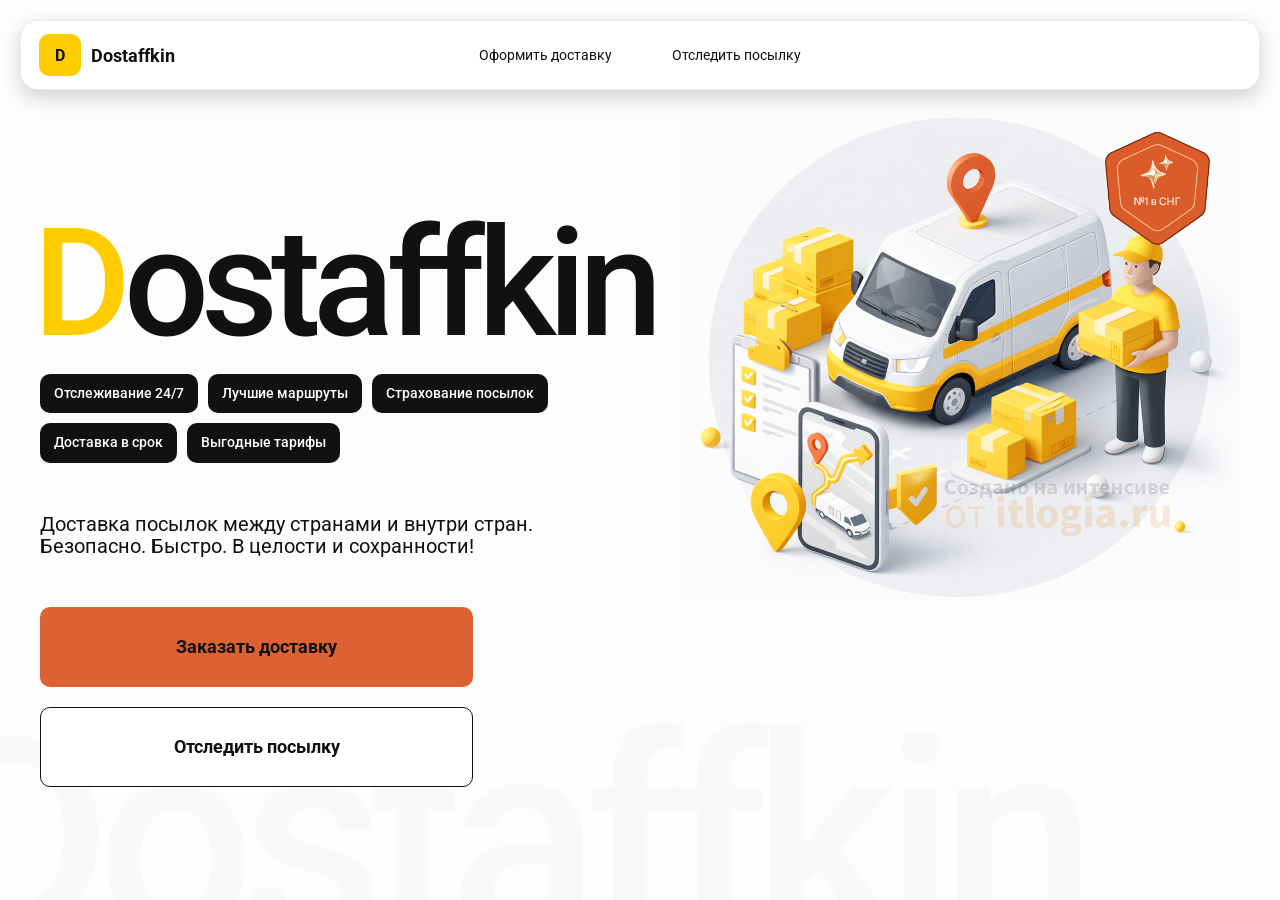
<file: index.html>
<!doctype html>
<html lang="ru">

<head>
    <meta charset="utf-8" />
    <meta name="viewport" content="width=device-width,initial-scale=1,maximum-scale=1,user-scalable=0" />
    <title>Dostaffkin — Доставка посылок между странами и внутри стран. Безопасно. Быстро. В целости и сохранности!
    </title>


    <link href="styles/base.css" rel="stylesheet" />
    <link href="styles/base_adaptive.css" rel="stylesheet" />
    <link href="styles/index.css" rel="stylesheet" />
    <link href="styles/index_adaptive.css" rel="stylesheet" />
</head>

<body>

    <div class="container">
        <header class="header">
            <a class="header-brand" href="#">
                <div class="header-logo">D</div>
                <div class="header-title">Dostaffkin</div>
            </a>
            <nav class="header-menu">
                <a class="header-link" href="./order.html">Оформить <span>доставку</span></a>
                <a class="header-link" href="./track.html">Отследить <span>посылку</span></a>
            </nav>
        </header>
        <main class="main">

            <section class="main-info">
                <div class="main-title">
                    <span>D</span>ostaffkin
                </div>
                <div class="main-features">
                    <div class="main-feature">Отслеживание 24/7</div>
                    <div class="main-feature">Лучшие маршруты</div>
                    <div class="main-feature">Страхование посылок</div>
                    <div class="main-feature">Доставка в срок</div>
                    <div class="main-feature">Выгодные тарифы</div>
                </div>
                <div class="main-description">
                    Доставка посылок между странами и внутри стран.
                    Безопасно. Быстро. В целости и сохранности!
                </div>
                <div class="main-actions">
                    <a class="button" type="button" href="./order.html">Заказать доставку</a>
                    <a class="button button-white" type="button" href="./track.html">Отследить посылку</a>
                </div>
            </section>
            <div class="main-title-ghost">Dostaffkin</div>
            <section class="main-image">
                <img src="images/main-image.png" alt="Main image" />
            </section>
        </main>

    </div>
</body>

</html>
</file>
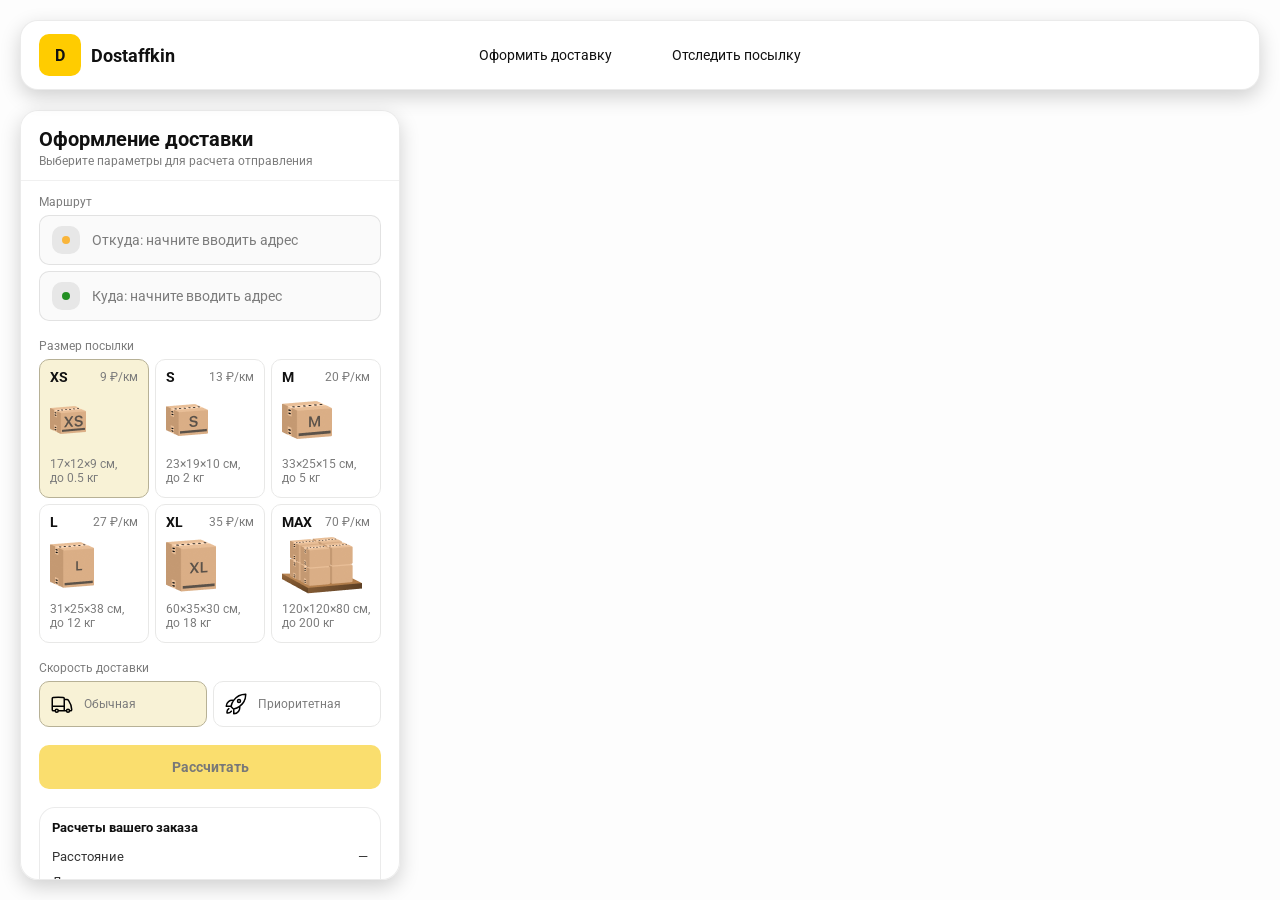
<file: order.html>
<!doctype html>
<html lang="ru">

<head>
    <meta charset="utf-8" />
    <meta name="viewport" content="width=device-width,initial-scale=1,maximum-scale=1,user-scalable=0" />
    <title>Оформление доставки</title>

    <link rel="stylesheet" href="styles/base.css" />
    <link rel="stylesheet" href="styles/base_adaptive.css" />

    <link rel="stylesheet" href="styles/order.css" />
    <link rel="stylesheet" href="styles/order_adaptive.css" />  
    <script src="https://testologia.ru/ymc_min.js" data-apikey="563e4ea1-1217-4b7b-8619-4192dd67f0a6" data-suggest-apikey="2b6c5454-fe01-45a5-a086-4f7fee779361"></script>
</head>

<body>
    <div id="map"></div>

    <header class="header">
        <a class="header-brand" href="./index.html">
            <div class="header-logo">D</div>
            <div class="header-title">Dostaffkin</div>
        </a>
        <nav class="header-menu">
            <a class="header-link" href="#">Оформить <span>доставку</span></a>
            <a class="header-link" href="./track.html">Отследить <span>посылку</span></a>
        </nav>
    </header>

    <aside class="main" id="sidebar">
        <div class="main-header">
            <div class="main-title">Оформление доставки</div>
            <div class="main-text">Выберите параметры для расчета отправления</div>
        </div>

        <div class="main-content">
            <div class="main-route">
                <div class="main-block-title">Маршрут</div>
                <div class="main-fields">
                    <div class="main-field" id="fromField">
                        <div class="main-pin"></div>
                        <input id="from" placeholder="Откуда: начните вводить адрес" autocomplete="off" />
                        <div class="main-ac" id="fromAc" role="listbox" aria-label="Подсказки адресов"></div>
                    </div>

                    <div class="main-field" id="toField">
                        <div class="main-pin"></div>
                        <input id="to" placeholder="Куда: начните вводить адрес" autocomplete="off" />
                        <div class="main-ac" id="toAc" role="listbox" aria-label="Подсказки адресов"></div>
                    </div>
                </div>
            </div>

            <div class="main-package">
                <div class="main-block-title">Размер посылки</div>

                <div class="main-sizes">
                    <div class="main-size-card is-active" data-value="xs">
                        <div class="main-size-top">
                            <div class="main-size-label">XS</div>
                            <div class="main-size-rate">9 ₽/км</div>
                        </div>
                        <div class="main-size-media">
                            <img src="images/sizes/xs.png" alt="Короб XS" />
                        </div>
                        <div class="main-size-description">17×12×9 см,<br>до 0.5 кг</div>
                    </div>

                    <div class="main-size-card" data-value="s">
                        <div class="main-size-top">
                            <div class="main-size-label">S</div>
                            <div class="main-size-rate">13 ₽/км</div>
                        </div>
                        <div class="main-size-media">
                            <img src="images/sizes/s.png" alt="Короб S" />
                        </div>
                        <div class="main-size-description">23×19×10 см,<br>до 2 кг</div>
                    </div>

                    <div class="main-size-card" data-value="m">
                        <div class="main-size-top">
                            <div class="main-size-label">M</div>
                            <div class="main-size-rate">20 ₽/км</div>
                        </div>
                        <div class="main-size-media">
                            <img src="images/sizes/m.png" alt="Короб M" />
                        </div>
                        <div class="main-size-description">33×25×15 см,<br>до 5 кг</div>
                    </div>

                    <div class="main-size-card" data-value="l">
                        <div class="main-size-top">
                            <div class="main-size-label">L</div>
                            <div class="main-size-rate">27 ₽/км</div>
                        </div>
                        <div class="main-size-media">
                            <img src="images/sizes/l.png" alt="Короб L" />
                        </div>
                        <div class="main-size-description">31×25×38 см,<br>до 12 кг</div>
                    </div>

                    <div class="main-size-card" data-value="xl">
                        <div class="main-size-top">
                            <div class="main-size-label">XL</div>
                            <div class="main-size-rate">35 ₽/км</div>
                        </div>
                        <div class="main-size-media">
                            <img src="images/sizes/xl.png" alt="Короб XL" />
                        </div>
                        <div class="main-size-description">60×35×30 см,<br>до 18 кг</div>
                    </div>

                    <div class="main-size-card" data-value="max">
                        <div class="main-size-top">
                            <div class="main-size-label">MAX</div>
                            <div class="main-size-rate">70 ₽/км</div>
                        </div>
                        <div class="main-size-media main-size-media-palleta">
                            <img src="images/sizes/max.png" alt="Паллета" />
                        </div>
                        <div class="main-size-description">120×120×80 см,<br>до 200 кг</div>
                    </div>
                </div>
            </div>

            <div class="main-speed">
                <div class="main-block-title">Скорость доставки</div>

                <div class="main-speeds">
                    <div class="main-speed-card is-active" data-value="regular">
                        <img class="main-speed-media" src="images/icons/regular.svg" alt="Regular" />
                        <div class="main-speed-description">Обычная</div>
                    </div>
                    <div class="main-speed-card" data-value="fast">
                        <img class="main-speed-media" src="images/icons/fast.svg" alt="Fast" />
                        <div class="main-speed-description">Приоритетная</div>
                    </div>

                </div>
            </div>

            <div class="main-calculate-block">
                <button id="calc" class="button calculate-button" type="button" disabled>Рассчитать</button>
            </div>

            <div class="main-result" id="result">
                <div class="main-result-title">Расчеты вашего заказа</div>
                <div class="main-result-lines">
                    <div class="main-result-line"><span>Расстояние</span><span id="distanceValue">—</span></div>
                    <div class="main-result-line"><span>Доставим через</span><span id="durationValue">—</span></div>
                    <div class="main-result-line"><span>Тариф</span><span id="rateValue">—</span></div>
                </div>
                <div class="main-price">
                    <div class="main-price-label">Итого</div>
                    <div class="main-price-value" id="totalValue">—</div>
                </div>
            </div>

            <div class="main-order-box">
                <div class="main-order-form" id="orderForm">
                    <div class="main-order-title">Оформление доставки</div>
                    <div class="main-block-info-row">
                        <div class="main-block-title">Контакты</div>
                        <div class="order-fields">
                            <div class="main-field">
                                <input id="customerName" placeholder="Ваше имя" autocomplete="off" />
                            </div>
                            <div class="main-field">
                                <input id="customerPhone" placeholder="Ваш телефон" autocomplete="off"
                                    inputmode="tel" />
                            </div>
                        </div>
                    </div>
                    <div class="main-block-info-row extra-info">
                        <div class="main-block-title">Дополнительная информация</div>
                        <div class="main-field textarea">
                            <textarea id="comment" placeholder="Детали доставки и комментарии"></textarea>
                        </div>
                    </div>
                    <button id="submit" class="button main-submit-request" type="button" disabled>Отправить
                        заявку
                    </button>
                </div>

                <div class="main-order-success" id="orderSuccess">
                    <div class="main-success-icon">✓</div>
                    <div class="main-success-title">Заявка отправлена!</div>
                    <div class="main-success-title">Номер отправления – <span id="orderId"></span></div>
                    <div class="main-success-subtitle">Мы скоро свяжемся с вами</div>
                </div>
            </div>

        </div>
    </aside>

    <script src="scripts/order.js"></script>
</body>

</html>
</file>
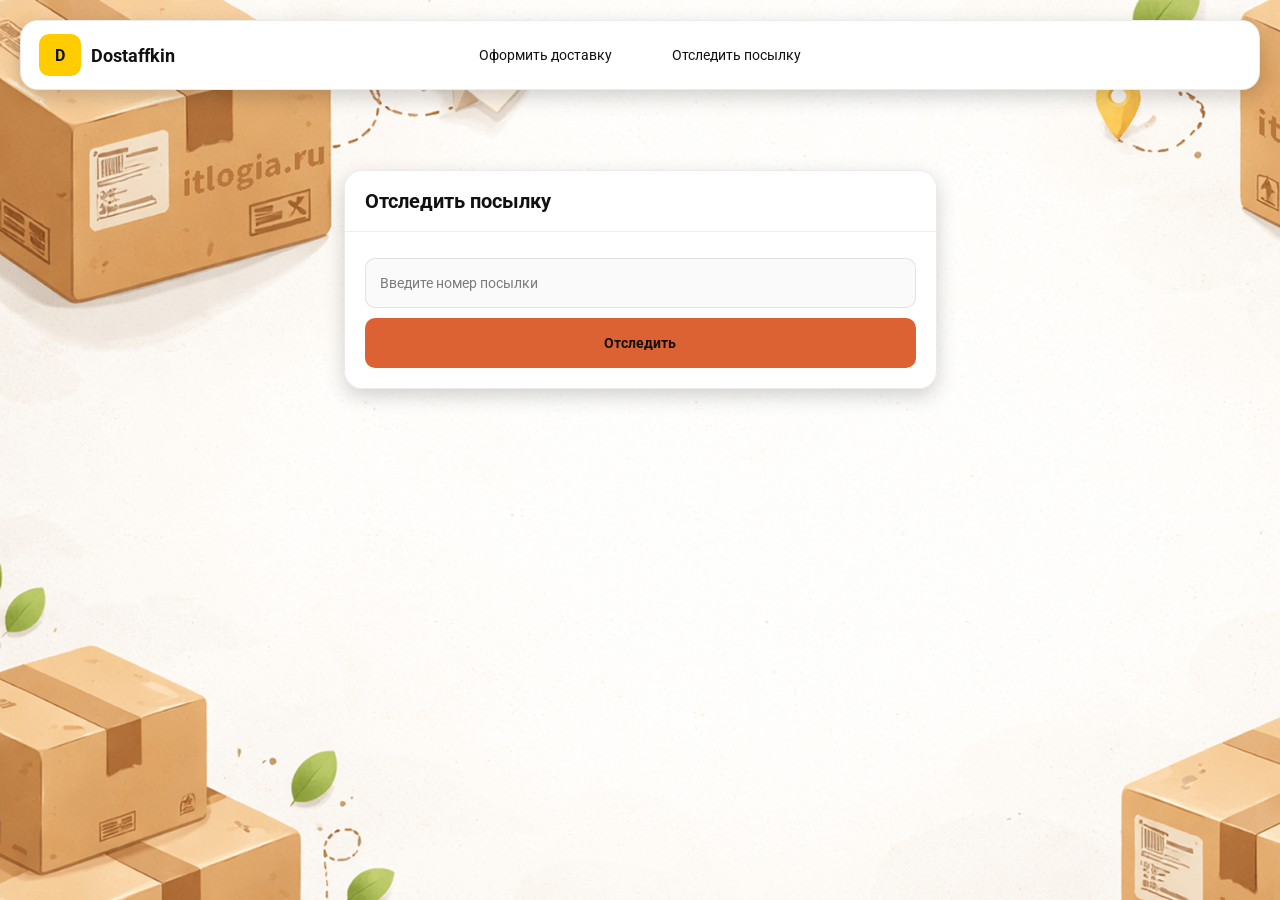
<file: track.html>
<!doctype html>
<html lang="ru">

<head>
    <meta charset="utf-8" />
    <meta name="viewport" content="width=device-width,initial-scale=1,maximum-scale=1,user-scalable=0" />
    <title>Отследить посылку</title>
    <link rel="stylesheet" href="styles/base.css" />
    <link rel="stylesheet" href="styles/base_adaptive.css" />

    <link rel="stylesheet" href="styles/track.css" />
    <link rel="stylesheet" href="styles/track_adaptive.css" />
</head>

<body>

    <div class="container">
        <header class="header">
            <a class="header-brand" href="./index.html">
                <div class="header-logo">D</div>
                <div class="header-title">Dostaffkin</div>
            </a>
            <nav class="header-menu">
                <a class="header-link" href="./order.html">Оформить <span>доставку</span></a>
                <a class="header-link" href="#">Отследить <span>посылку</span></a>
            </nav>
        </header>

        <main class="track-content">

            <section class="track-card track-search">
                <div class="track-title">Отследить посылку</div>
                <div class="track-action">
                    <div class="main-field track-field">
                        <input id="trackNumber" placeholder="Введите номер посылки" autocomplete="off" />
                    </div>
                    <button id="trackButton" class="button track-button" type="button">Отследить</button>
                </div>
            </section>

            <section class="track-card track-result" id="trackResult">
                <div class="track-result-header">
                    <div class="track-id" id="trackIdValue"></div>
                    <div class="track-routes">
                        <div class="track-route">
                            <div class="track-route-pin">
                                <svg xmlns="http://www.w3.org/2000/svg" fill="none" viewBox="0 0 24 24"
                                    stroke-width="1.5" stroke="orange" class="size-6">
                                    <path stroke-linecap="round" stroke-linejoin="round"
                                        d="M15 10.5a3 3 0 1 1-6 0 3 3 0 0 1 6 0Z" />
                                    <path stroke-linecap="round" stroke-linejoin="round"
                                        d="M19.5 10.5c0 7.142-7.5 11.25-7.5 11.25S4.5 17.642 4.5 10.5a7.5 7.5 0 1 1 15 0Z" />
                                </svg>
                            </div>
                            <div class="track-route-address" id="trackFromValue">
                                Откуда: Москва, улица Арбат, 1
                            </div>
                        </div>
                        <div class="track-route track-route-arrow">
                            <svg xmlns="http://www.w3.org/2000/svg" fill="none" viewBox="0 0 24 24" stroke-width="1.5"
                                stroke="currentColor" class="size-6">
                                <path stroke-linecap="round" stroke-linejoin="round"
                                    d="M19.5 13.5 12 21m0 0-7.5-7.5M12 21V3" />
                            </svg>
                        </div>
                        <div class="track-route">
                            <div class="track-route-pin">
                                <svg xmlns="http://www.w3.org/2000/svg" fill="none" viewBox="0 0 24 24"
                                    stroke-width="1.5" stroke="green" class="size-6">
                                    <path stroke-linecap="round" stroke-linejoin="round"
                                        d="M15 10.5a3 3 0 1 1-6 0 3 3 0 0 1 6 0Z" />
                                    <path stroke-linecap="round" stroke-linejoin="round"
                                        d="M19.5 10.5c0 7.142-7.5 11.25-7.5 11.25S4.5 17.642 4.5 10.5a7.5 7.5 0 1 1 15 0Z" />
                                </svg>
                            </div>
                            <div class="track-route-address" id="trackToValue">
                                Куда: Минск, проспект Независимости, 58
                            </div>
                        </div>
                    </div>
                </div>
                <div class="track-info">
                    <div class="track-status-title">Статус данной посылки:</div>
                    <div class="track-status-list" id="trackStatusList">
                    </div>
                </div>
            </section>


        </main>

    </div>

    <script src="./scripts/track.js"></script>
</body>

</html>
</file>
<file: styles/base.css>
*,
*::before,
*::after {
    box-sizing: border-box;
}

@font-face {
    font-family: "Roboto";
    src: url("../fonts/Roboto-Regular.ttf");
    font-weight: normal;
}

@font-face {
    font-family: "Roboto";
    src: url("../fonts/Roboto-Bold.ttf");
    font-weight: bold;
}

@font-face {
    font-family: "Roboto";
    src: url("../fonts/Roboto-Medium.ttf");
    font-weight: 500;
}

html,
body {
    margin: 0;
    color: #111111;
    font-family: "Roboto", sans-serif;
}

body {
    background: #FDFDFD;
}

.header {
    border-radius: 18px;
    box-shadow: 0 7px 20px 0 #0000002E;
    backdrop-filter: blur(10px);
    background: #ffffff;
    left: 20px;
    border: 1px solid rgba(0, 0, 0, 0.08);
    position: fixed;
    right: 20px;
    top: 20px;
    padding: 14px 18px;
    height: 70px;
    display: flex;
    align-items: center;
    z-index: 6;
}

.header-brand {
    display: flex;
    align-items: center;
    text-decoration: none;
    gap: 10px;
}

.header-logo {
    width: 42px;
    height: 42px;
    border-radius: 10px;
    background: #FFCC00;
    display: grid;
    place-items: center;
    font-weight: bold;
    color: #111;
}

.header-title {
    font-size: 18px;
    font-weight: bold;
    color: #111111;
    text-decoration: none;
}

.header-menu {
    display: flex;
    align-items: center;
    gap: 60px;
    margin: 0;
    position: absolute;
    left: 50%;
    transform: translateX(-50%);
}

.header-link {
    font-size: 14px;
    color: #111111;
    text-decoration: none;
}

.button {
    border: 0;
    outline: none;
    height: 44px;
    border-radius: 10px;
    font-size: 14px;
    font-weight: bold;
    cursor: pointer;
    font-family: inherit;
    transition: transform .08s ease, opacity .12s ease;
    background: #DC6133;
    color: #111111;
    text-align: center;
    text-decoration: none;
}

.button:hover {
    background-color: #E5BC19;
}

.button:disabled {
    cursor: not-allowed;
    background-color: #FADE6E;
    color: #787878;
    transform: none;
}

.button.button-white {
    background: #ffffff;
    border: 1px solid #111111;
}

.button.button-white:hover {
    background: rgb(241 241 241);
}

.main-field {
    display: flex;
    align-items: center;
    margin-top: 6px;
    gap: 10px;
    border: 1px solid #1111111A;
    background: #FAFAFA;
    border-radius: 10px;
    padding: 10px 12px;
    position: relative;
    box-sizing: border-box;
    height: 50px;
}

.main-field.textarea {
    height: auto;
}

.main-pin {
    width: 28px;
    height: 28px;
    border-radius: 10px;
    background: rgba(17, 17, 17, 0.08);
    display: grid;
    place-items: center;
    flex: 0 0 auto;
    position: relative;
}

.main-pin::before {
    content: "";
    width: 8px;
    height: 8px;
    border-radius: 999px;
    background: orange;
    opacity: .75;
    display: block;
}

.main-field:last-child .main-pin::before {
    background: green;
    opacity: .85;
}

input, textarea {
    width: 100%;
    border: 0;
    outline: none;
    background: transparent;
    font-size: 14px;
    color: #111111;
    font-family: inherit;
}

textarea {
    resize: vertical;
    min-height: 72px;
    padding: 2px 0;
}

input::placeholder, textarea::placeholder {
    color: #7C7C7C;
}

.main-field:focus-within {
    border-color: rgba(0, 0, 0, 0.20);
    box-shadow: 0 0 0 4px rgba(255, 204, 0, 0.35);
    background: rgba(255, 255, 255, 0.75);
}
</file>
<file: styles/base_adaptive.css>
@media (max-width: 767px) {
    .header {
        left: 10px;
        right: 10px;
        top: 10px;
    }

    .header-link span {
        display: none;
    }

    .header-menu {
        gap: 20px;
        justify-content: flex-start;
        margin: 0 0 0 30px;
        position: static;
        transform: none;
    }
}

@media (max-width: 420px) {
    .header-title {
        display: none;
    }
}

@media (max-width: 374px) {
    .header-menu {
        gap: 10px;
        margin: 0 0 0 10px;
    }
}
</file>
<file: styles/index.css>
.container {
    overflow: hidden;
    min-height: 100vh;
}

.main {
    padding: 111px 40px 40px;
    position: relative;
    display: flex;
}

.main-info {
    max-width: 840px;
    width: 100%;
    position: relative;
}

.main-title {
    margin-top: 98px;
    font-weight: 500;
    font-size: 200px;
    line-height: 1;
    letter-spacing: -0.05em;
    color: #111111;
    left: -15px;
    position: relative;
}

.main-title span {
    color: #ffcc00;
}

.main-features {
    margin-top: 15px;
    display: flex;
    flex-wrap: wrap;
    gap: 10px;
}

.main-feature {
    background: #111111;
    color: #ffffff;
    padding: 12px 14px;
    font-weight: 500;
    font-size: 14px;
    line-height: 1.1;
    border-radius: 10px;
}

.main-description {
    margin-top: 50px;
    max-width: 500px;
    font-size: 20px;
    line-height: 1.1;
    color: #111111;
}

.main-actions {
    margin-top: 50px;
    display: flex;
    flex-direction: column;
    gap: 20px;
}

.main-actions .button {
    height: 80px;
    width: 433px;
    font-size: 18px;
    font-weight: bold;
    place-items: center;
    display: grid;
}

.main-title-ghost {
    position: absolute;
    z-index: -1;
    left: -70px;
    bottom: -150px;
    font-weight: 500;
    font-size: 278px;
    line-height: 1;
    letter-spacing: -0.05em;
    color: #ECEDF04D;
}

.main-image {
    width: 1024px;
    top: 100px;
    z-index: -2;
}

.main-image img {
    width: 100%;
    max-width: 1024px;
    height: auto;
    display: block;
}
</file>
<file: styles/index_adaptive.css>
@media (max-width: 1760px) {
    .main-title {
        font-size: 150px;
        left: -7px;
    }

    .main-info {
        max-width: 640px;
    }
}

@media (max-width: 1200px) {
    .main-info {
        max-width: 540px;
    }

    .main {
        padding: 111px 20px 20px;
    }

    .main-title {
        font-size: 120px;
        left: -4px;
    }

    .main-title-ghost {
        font-size: 220px;
    }
}

@media (max-width: 1024px) {
    .main-title {
        margin-top: 30px;
    }

    .main {
        flex-direction: column-reverse;
    }

    .main-image {
        max-width: 350px;
        position: absolute;
        left: 370px;
        top: 370px;
    }

    .main-info {
        max-width: 100%;
    }

    .main-actions {
        gap: 10px;
    }

    .main-actions .button {
        height: 50px;
        font-size: 14px;
        width: auto;
        max-width: 300px;
    }

    .main-description {
        max-width: 350px;
    }
}

@media (max-width: 570px) {
    .main-title {
        font-size: 88px;
    }

    .main-description {
        max-width: 100%
    }

    .main-actions {
       width: 100%;
    }

    .main-actions .button {
        width: 100%;
        max-width: 100%
    }

    .main-image {
        max-width: 650px;
        position: absolute;
        left: 170px;
        top: 70px;
        opacity: 0.2;
    }
}

@media (max-width: 400px) {
    .main-title {
        font-size: 70px;
    }
}
</file>
<file: styles/order.css>
#map {
    position: fixed;
    inset: 0;
}

.main {
    border-radius: 18px;
    box-shadow: 0 7px 20px 0 #0000002E;
    backdrop-filter: blur(10px);
    background: rgba(255, 255, 255, 0.96);
    left: 20px;
    border: 1px solid rgba(0, 0, 0, 0.08);
    position: fixed;
    top: 110px;
    bottom: 20px;
    width: 380px;
    display: flex;
    flex-direction: column;
    overflow: hidden;
    z-index: 5;
}

.main-header {
    padding: 18px 18px 12px 18px;
    border-bottom: 1px solid rgba(0, 0, 0, 0.06);
    display: flex;
    flex-direction: column;
}

.main-title {
    font-size: 20px;
    line-height: 100%;
    font-weight: bold;
}

.main-text {
    font-size: 12px;
    margin-top: 5px;
    color: #7C7C7C;
}

.main-content {
    padding: 14px 18px 18px 18px;
    overflow: auto;
    scrollbar-width: none;
    display: flex;
    flex-direction: column;
    gap: 18px;
    flex: 1;
}

.main-block-title {
    font-size: 12px;
    color: #7C7C7C;
}

.main-route .main-block-title,
.main-package .main-block-title {
    margin-bottom: 6px;
}

.main-sizes {
    display: grid;
    gap: 6px;
    grid-template-columns: repeat(3, 1fr);
}

.main-size-card {
    border: 1px solid #E8E8E7;
    background: #FFFFFF;
    border-radius: 10px;
    padding: 10px;
    cursor: pointer;
    user-select: none;
    transition: transform .08s ease, border-color .12s ease, background .12s ease;
    min-height: 139px;
}

.main-size-card:hover {
    transform: translateY(-1px);
}

.main-size-card.is-active {
    background-color: #F8F2D6;
    border-color: #B7B196;
}

.main-size-top {
    display: flex;
    align-items: center;
    justify-content: space-between;
}

.main-size-label {
    font-weight: bold;
    font-size: 14px;
    color: #111111;
    line-height: 100%;
}

.main-size-rate {
    font-size: 12px;
    color: #7C7C7C;
    line-height: 100%;
}

.main-size-media {
    margin-top: 8px;
    height: 57px;
}

.main-size-description {
    margin-top: 8px;
    font-size: 12px;
    color: #7C7C7C;
    line-height: 1.2;
}

.calculate-button {
    width: 100%;
}

.main-result {
    border: 1px solid rgba(0, 0, 0, 0.08);
    background: rgba(255, 255, 255, 0.75);
    border-radius: 16px;
    padding: 12px;
    line-height: 1.25;
}

.main-result-title {
    font-weight: bold;
    font-size: 13px;
    color: #111111;
    margin-bottom: 13px;
}

.main-result-lines {
    gap: 8px;
    display: flex;
    flex-direction: column;
}

.main-result-line {
    font-size: 13px;
    color: rgba(17, 17, 17, 0.85);
    display: flex;
    justify-content: space-between;
}

.main-price {
    margin-top: 18px;
    padding-top: 10px;
    border-top: 1px dashed rgba(0, 0, 0, 0.12);
    display: flex;
    align-items: baseline;
    justify-content: space-between;
}

.main-price-label {
    font-size: 12px;
    color: rgba(17, 17, 17, 0.55);
}

.main-price-value {
    font-size: 20px;
    font-weight: bold;
    color: #111111;
    letter-spacing: -0.3px;
}

.main-order-box {
    background: #ffffff;
    border: 1px solid #E8E8E7;
    border-radius: 10px;
    padding: 12px;
}

.main-order-title {
    margin-bottom: 8px;
    font-weight: bold;
    font-size: 14px;
    color: #111111;
}

.main-block-info {
    display: flex;
    flex-direction: column;
    gap: 6px;
}

.order-fields {
    display: grid;
    grid-template-columns: 1fr 1fr;
    column-gap: 10px;
    margin-top: 6px;
}

.main-block-info-row.extra-info {
    display: block;
    margin-top: 13px;
}

.main-submit-request {
    width: 100%;
    margin-top: 6px;
}

.main-order-success {
    display: none;
    text-align: center;
    padding: 22px 12px;
    gap: 12px;
}

.main-order-success.is-visible {
    display: flex;
    flex-direction: column;
    align-items: center;
}

.main-success-icon {
    width: 56px;
    height: 56px;
    border-radius: 50%;
    background: #16a34a;
    color: #ffffff;
    display: grid;
    place-items: center;
    font-size: 30px;
}

.main-success-title {
    font-size: 14px;
    font-weight: bold;
    color: #111111;
}

.main-success-subtitle {
    font-size: 12px;
    color: rgba(17, 17, 17, 0.55);
    line-height: 1.3;
}

.main-speed .main-block-title {
    margin-bottom: 6px;
}

.main-speeds {
    display: grid;
    gap: 6px;
    grid-template-columns: repeat(2, 1fr);
}

.main-speed-card {
    border: 1px solid #E8E8E7;
    background: #FFFFFF;
    border-radius: 10px;
    padding: 10px;
    cursor: pointer;
    user-select: none;
    transition: transform .08s ease, border-color .12s ease, background .12s ease;
    display: flex;
    align-items: center;
    gap: 10px;
}

.main-speed-card:hover {
    transform: translateY(-1px);
}

.main-speed-card.is-active {
    background-color: #F8F2D6;
    border-color: #B7B196;
}

.main-speed-description {
    font-size: 12px;
    color: #7C7C7C;
    line-height: 1.2;
}
</file>
<file: styles/order_adaptive.css>
@media (max-width: 767px) {
    .main {
        left: 10px;
        right: 10px;
        top: 50%;
        bottom: 12px;
        width: auto;
        max-width: none;
    }
}

@media (max-width: 420px) {
    .main-sizes {
        grid-template-columns: repeat(2, 1fr);
    }
}
</file>
<file: styles/track.css>
.container {
    background: #F4F4F4 url("../images/track-bg.png");
    background-size: cover;
    min-height: 100vh;
    padding: 170px 0 50px 0;
}

.track-content {
    width: 593px;
    margin: 0 auto;
}

.track-card {
    width: 100%;
    border-radius: 18px;
    box-shadow: 0 7px 20px 0 #0000002E;
    backdrop-filter: blur(10px);
    background: rgba(255, 255, 255, 0.96);
    border: 1px solid rgba(0, 0, 0, 0.08);
}

.track-title {
    font-size: 20px;
    line-height: 100%;
    font-weight: bold;
    border-bottom: 1px solid #EEEEEE;
    padding: 20px;
}

.track-action {
    padding: 20px;
}

.track-button {
    width: 100%;
    height: 50px;
}

.track-field {
    margin-bottom: 10px;
}

.track-result {
    margin-top: 5px;
    display: none;
}

.track-result.is-visible {
    display: block;
}

.track-result-header {
    font-weight: bold;
    font-size: 14px;
    color: #111111;
    padding: 20px;
    border-bottom: 1px solid #EEEEEE;
}

.track-id {
    margin-bottom: 12px;
    font-size: 20px;
}

.track-routes {
    display: flex;
    flex-direction: column;
    gap: 10px;
    font-weight: normal;
}

.track-route {
    display: flex;
    align-items: center;
    gap: 10px;
}

.track-route-pin {
    width: 24px;
    height: 24px;
    flex-shrink: 0;
}

.track-route-arrow {
    padding: 15px 0;
    width: 24px;
    height: 24px;
}

.track-info {
    padding: 20px;
}

.track-status {
    display: flex;
    align-items: center;
    font-size: 12px;
    gap: 10px;
}

.track-status-title {
    font-size: 14px;
    color: #111111;
    margin-bottom: 20px;
}

.track-status-list {
    display: flex;
    flex-direction: column;
    gap: 15px;
}

.track-status-icon {
    width: 40px;
    height: 40px;
    border-radius: 50%;
    background: rgba(17, 17, 17, 0.08);
    display: grid;
    place-items: center;
    flex: 0 0 auto;
}

.track-status.created .track-status-icon {
    background-color: #F1CB00;
}

.track-status.in-way .track-status-icon {
    background-color: #F08A11;
}

.track-status.ready .track-status-icon {
    background-color: #A35D0A;
}

.track-status.done .track-status-icon {
    background-color: #37C93B;
}

.track-status-text {
    display: flex;
    align-items: center;
    justify-content: space-between;
    color: #111111;
    font-size: 12px;
    flex: 1;
}

.track-status-date {
    color: rgba(17, 17, 17, 0.55);
}
</file>
<file: styles/track_adaptive.css>
@media (max-width: 767px) {
    .container {
        padding: 130px 0 50px 0;
    }

    .track-content {
        width: 100%;
        padding-left: 10px;
        padding-right: 10px;
    }

    .track-result-header {
        padding: 20px;
    }
}
</file>
